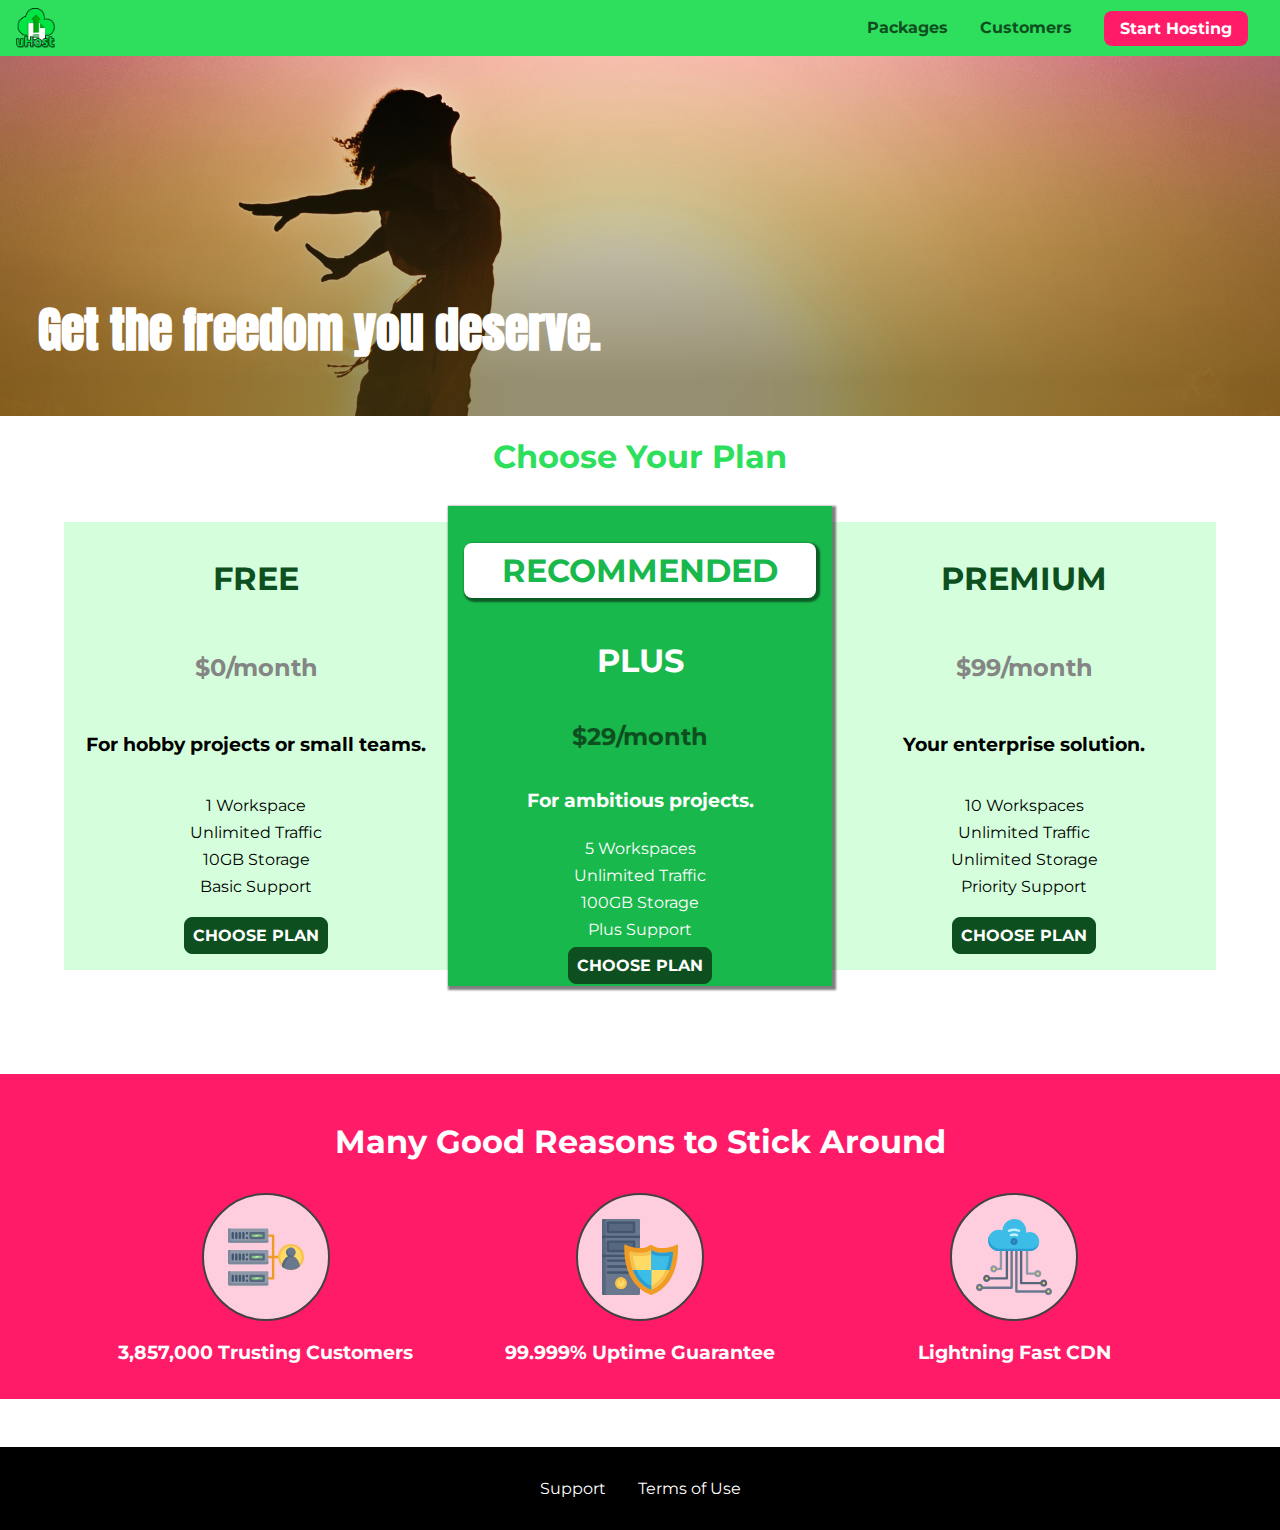
<file: index.html>
<!DOCTYPE html>
<html lang="en">
  <head>
    <meta charset="UTF-8" />
    <meta http-equiv="X-UA-Compatible" content="ie=edge" />
    <meta name="viewport" content="width=device-width, initial-scale=1.0" />
    <title>uHost</title>
    <link rel="shortcut icon" href="favicon.png" />
    <link
      href="https://fonts.googleapis.com/css?family=Anton"
      rel="stylesheet"
    />
    <link
      href="https://fonts.googleapis.com/css?family=Montserrat:400,700"
      rel="stylesheet"
    />
    <link rel="stylesheet" href="shared.css" />
    <link rel="stylesheet" href="main.css" />
  </head>

  <body>
    <div class="backdrop"></div>
    <div class="modal">
      <h1 class="modal__title">Do you want to continue?</h1>
      <div class="modal__actions">
        <a href="start-hosting/index.html" class="modal__action">Yes!</a>
        <button class="modal__action modal__action--negative" type="button">
          No!
        </button>
      </div>
    </div>
    <header class="main-header">
      <div>
        <button class="toggle-button">
          <span class="toggle-button__bar"></span>
          <span class="toggle-button__bar"></span>
          <span class="toggle-button__bar"></span>
        </button>
        <a href="index.html" class="main-header__brand">
          <img
            src="images/uhost-icon.png"
            alt="uHost - Your favorite hosting company"
          />
        </a>
      </div>
      <nav class="main-nav">
        <ul class="main-nav__items">
          <li class="main-nav__item">
            <a href="packages/index.html">Packages</a>
          </li>
          <li class="main-nav__item">
            <a href="customers/index.html">Customers</a>
          </li>
          <li class="main-nav__item main-nav__item--cta">
            <a href="start-hosting/index.html">Start Hosting</a>
          </li>
        </ul>
      </nav>
    </header>
    <nav class="mobile-nav">
      <ul class="mobile-nav__items">
        <li class="mobile-nav__item">
          <a href="packages/index.html">Packages</a>
        </li>
        <li class="mobile-nav__item">
          <a href="customers/index.html">Customers</a>
        </li>
        <li class="mobile-nav__item mobile-nav__item--cta">
          <a href="start-hosting/index.html">Start Hosting</a>
        </li>
      </ul>
    </nav>
    <main>
      <section id="product-overview">
        <h1>Get the freedom you deserve.</h1>
      </section>
      <section id="plans">
        <h1 class="section-title">Choose Your Plan</h1>
        <div class="plans__list">
          <article class="plan">
            <h1 class="plan__title">FREE</h1>
            <h2 class="plan__price">$0/month</h2>
            <h3>For hobby projects or small teams.</h3>
            <ul class="plan__features">
              <li class="plan__feature">1 Workspace</li>
              <li class="plan__feature">Unlimited Traffic</li>
              <li class="plan__feature">10GB Storage</li>
              <li class="plan__feature">Basic Support</li>
            </ul>
            <div>
              <button class="button">CHOOSE PLAN</button>
            </div>
          </article>
          <article class="plan plan--highlighted">
            <h1 class="plan__annotation">RECOMMENDED</h1>
            <h1 class="plan__title">PLUS</h1>
            <h2 class="plan__price">$29/month</h2>
            <h3>For ambitious projects.</h3>
            <ul class="plan__features">
              <li class="plan__feature">5 Workspaces</li>
              <li class="plan__feature">Unlimited Traffic</li>
              <li class="plan__feature">100GB Storage</li>
              <li class="plan__feature">Plus Support</li>
            </ul>
            <div>
              <button class="button">CHOOSE PLAN</button>
            </div>
          </article>
          <article class="plan">
            <h1 class="plan__title">PREMIUM</h1>
            <h2 class="plan__price">$99/month</h2>
            <h3>Your enterprise solution.</h3>
            <ul class="plan__features">
              <li class="plan__feature">10 Workspaces</li>
              <li class="plan__feature">Unlimited Traffic</li>
              <li class="plan__feature">Unlimited Storage</li>
              <li class="plan__feature">Priority Support</li>
            </ul>
            <div>
              <button class="button">CHOOSE PLAN</button>
            </div>
          </article>
        </div>
      </section>
      <section id="key-features">
        <h1 class="section-title">Many Good Reasons to Stick Around</h1>
        <ul class="key-feature__list">
          <li class="key-feature">
            <div class="key-feature__image">
              <svg viewBox="0 0 512 512">
                <path
                  style="fill: #f09b24;"
                  d="M344,248h-32V112c0-4.418-3.582-8-8-8h-40c-4.418,0-8,3.582-8,8s3.582,8,8,8h32v128h-32  c-4.418,0-8,3.582-8,8s3.582,8,8,8h32v128h-32c-4.418,0-8,3.582-8,8s3.582,8,8,8h40c4.418,0,8-3.582,8-8V264h32c4.418,0,8-3.582,8-8  S348.418,248,344,248z"
                />
                <path
                  style="fill: #8e9aa9;"
                  d="M264,64H8c-4.418,0-8,3.582-8,8v80c0,4.418,3.582,8,8,8h256c4.418,0,8-3.582,8-8V72  C272,67.582,268.418,64,264,64z"
                />
                <path
                  style="fill: #7c899b;"
                  d="M24,144c-4.418,0-8-3.582-8-8V64H8c-4.418,0-8,3.582-8,8v80c0,4.418,3.582,8,8,8h256  c4.418,0,8-3.582,8-8v-8H24z"
                />
                <rect
                  x="152"
                  y="96"
                  style="fill: #b8e3a8;"
                  width="88"
                  height="32"
                />
                <g>
                  <polygon
                    style="fill: #7ec97d;"
                    points="152,96 152,128 166,128 198,96  "
                  />
                  <polygon
                    style="fill: #7ec97d;"
                    points="220,96 188,128 240,128 240,96  "
                  />
                </g>
                <path
                  style="fill: #56677e;"
                  d="M240,136h-88c-4.418,0-8-3.582-8-8V96c0-4.418,3.582-8,8-8h88c4.418,0,8,3.582,8,8v32  C248,132.418,244.418,136,240,136z M160,120h72v-16h-72V120z"
                />
                <g>
                  <path
                    style="fill: #435670;"
                    d="M32,136c-4.418,0-8-3.582-8-8V96c0-4.418,3.582-8,8-8s8,3.582,8,8v32C40,132.418,36.418,136,32,136z   "
                  />
                  <path
                    style="fill: #435670;"
                    d="M56,136c-4.418,0-8-3.582-8-8V96c0-4.418,3.582-8,8-8s8,3.582,8,8v32C64,132.418,60.418,136,56,136z   "
                  />
                  <path
                    style="fill: #435670;"
                    d="M80,136c-4.418,0-8-3.582-8-8V96c0-4.418,3.582-8,8-8s8,3.582,8,8v32C88,132.418,84.418,136,80,136z   "
                  />
                  <path
                    style="fill: #435670;"
                    d="M104,136c-4.418,0-8-3.582-8-8V96c0-4.418,3.582-8,8-8s8,3.582,8,8v32   C112,132.418,108.418,136,104,136z"
                  />
                  <path
                    style="fill: #435670;"
                    d="M128,105c-4.418,0-8-3.582-8-8v-1c0-4.418,3.582-8,8-8s8,3.582,8,8v1   C136,101.418,132.418,105,128,105z"
                  />
                  <path
                    style="fill: #435670;"
                    d="M128,136c-4.418,0-8-3.582-8-8v-1c0-4.418,3.582-8,8-8s8,3.582,8,8v1   C136,132.418,132.418,136,128,136z"
                  />
                </g>
                <path
                  style="fill: #8e9aa9;"
                  d="M264,208H8c-4.418,0-8,3.582-8,8v80c0,4.418,3.582,8,8,8h256c4.418,0,8-3.582,8-8v-80  C272,211.582,268.418,208,264,208z"
                />
                <path
                  style="fill: #7c899b;"
                  d="M24,288c-4.418,0-8-3.582-8-8v-72H8c-4.418,0-8,3.582-8,8v80c0,4.418,3.582,8,8,8h256  c4.418,0,8-3.582,8-8v-8H24z"
                />
                <rect
                  x="152"
                  y="240"
                  style="fill: #b8e3a8;"
                  width="88"
                  height="32"
                />
                <g>
                  <polygon
                    style="fill: #7ec97d;"
                    points="152,240 152,272 166,272 198,240  "
                  />
                  <polygon
                    style="fill: #7ec97d;"
                    points="220,240 188,272 240,272 240,240  "
                  />
                </g>
                <path
                  style="fill: #56677e;"
                  d="M240,280h-88c-4.418,0-8-3.582-8-8v-32c0-4.418,3.582-8,8-8h88c4.418,0,8,3.582,8,8v32  C248,276.418,244.418,280,240,280z M160,264h72v-16h-72V264z"
                />
                <g>
                  <path
                    style="fill: #435670;"
                    d="M32,280c-4.418,0-8-3.582-8-8v-32c0-4.418,3.582-8,8-8s8,3.582,8,8v32C40,276.418,36.418,280,32,280   z"
                  />
                  <path
                    style="fill: #435670;"
                    d="M56,280c-4.418,0-8-3.582-8-8v-32c0-4.418,3.582-8,8-8s8,3.582,8,8v32C64,276.418,60.418,280,56,280   z"
                  />
                  <path
                    style="fill: #435670;"
                    d="M80,280c-4.418,0-8-3.582-8-8v-32c0-4.418,3.582-8,8-8s8,3.582,8,8v32C88,276.418,84.418,280,80,280   z"
                  />
                  <path
                    style="fill: #435670;"
                    d="M104,280c-4.418,0-8-3.582-8-8v-32c0-4.418,3.582-8,8-8s8,3.582,8,8v32   C112,276.418,108.418,280,104,280z"
                  />
                  <path
                    style="fill: #435670;"
                    d="M128,249c-4.418,0-8-3.582-8-8v-1c0-4.418,3.582-8,8-8s8,3.582,8,8v1   C136,245.418,132.418,249,128,249z"
                  />
                  <path
                    style="fill: #435670;"
                    d="M128,280c-4.418,0-8-3.582-8-8v-1c0-4.418,3.582-8,8-8s8,3.582,8,8v1   C136,276.418,132.418,280,128,280z"
                  />
                </g>
                <path
                  style="fill: #8e9aa9;"
                  d="M264,352H8c-4.418,0-8,3.582-8,8v80c0,4.418,3.582,8,8,8h256c4.418,0,8-3.582,8-8v-80  C272,355.582,268.418,352,264,352z"
                />
                <path
                  style="fill: #7c899b;"
                  d="M24,432c-4.418,0-8-3.582-8-8v-72H8c-4.418,0-8,3.582-8,8v80c0,4.418,3.582,8,8,8h256  c4.418,0,8-3.582,8-8v-8H24z"
                />
                <rect
                  x="152"
                  y="384"
                  style="fill: #b8e3a8;"
                  width="88"
                  height="32"
                />
                <g>
                  <polygon
                    style="fill: #7ec97d;"
                    points="152,384 152,416 166,416 198,384  "
                  />
                  <polygon
                    style="fill: #7ec97d;"
                    points="220,384 188,416 240,416 240,384  "
                  />
                </g>
                <path
                  style="fill: #56677e;"
                  d="M240,424h-88c-4.418,0-8-3.582-8-8v-32c0-4.418,3.582-8,8-8h88c4.418,0,8,3.582,8,8v32  C248,420.418,244.418,424,240,424z M160,408h72v-16h-72V408z"
                />
                <g>
                  <path
                    style="fill: #435670;"
                    d="M32,424c-4.418,0-8-3.582-8-8v-32c0-4.418,3.582-8,8-8s8,3.582,8,8v32C40,420.418,36.418,424,32,424   z"
                  />
                  <path
                    style="fill: #435670;"
                    d="M56,424c-4.418,0-8-3.582-8-8v-32c0-4.418,3.582-8,8-8s8,3.582,8,8v32C64,420.418,60.418,424,56,424   z"
                  />
                  <path
                    style="fill: #435670;"
                    d="M80,424c-4.418,0-8-3.582-8-8v-32c0-4.418,3.582-8,8-8s8,3.582,8,8v32C88,420.418,84.418,424,80,424   z"
                  />
                  <path
                    style="fill: #435670;"
                    d="M104,424c-4.418,0-8-3.582-8-8v-32c0-4.418,3.582-8,8-8s8,3.582,8,8v32   C112,420.418,108.418,424,104,424z"
                  />
                  <path
                    style="fill: #435670;"
                    d="M128,393c-4.418,0-8-3.582-8-8v-1c0-4.418,3.582-8,8-8s8,3.582,8,8v1   C136,389.418,132.418,393,128,393z"
                  />
                  <path
                    style="fill: #435670;"
                    d="M128,424c-4.418,0-8-3.582-8-8v-1c0-4.418,3.582-8,8-8s8,3.582,8,8v1   C136,420.418,132.418,424,128,424z"
                  />
                </g>
                <path
                  style="fill: #f7c14d;"
                  d="M424,168c-48.523,0-88,39.477-88,88s39.477,88,88,88s88-39.477,88-88S472.523,168,424,168z"
                />
                <path
                  style="fill: #ffdb66;"
                  d="M424,184c-39.701,0-72,32.299-72,72s32.299,72,72,72s72-32.299,72-72S463.701,184,424,184z"
                />
                <path
                  style="fill: #69788d;"
                  d="M484.893,314.16C476.393,274.588,451.922,248,424,248s-52.393,26.588-60.893,66.16  c-0.605,2.82,0.354,5.749,2.511,7.664C381.731,336.124,402.465,344,424,344s42.269-7.876,58.381-22.176  C484.539,319.909,485.498,316.98,484.893,314.16z"
                />
                <path
                  style="fill: #56677e;"
                  d="M434.053,249.171C430.768,248.403,427.411,248,424,248c-27.922,0-52.393,26.588-60.893,66.16  c-0.605,2.82,0.354,5.749,2.511,7.664c3.383,3.002,6.979,5.703,10.734,8.125C384.904,286.243,407.373,255.378,434.053,249.171z"
                />
                <path
                  style="fill: #69788d;"
                  d="M424,192c-17.645,0-32,14.355-32,32s14.355,32,32,32s32-14.355,32-32S441.645,192,424,192z"
                />
                <path
                  style="fill: #56677e;"
                  d="M432,248c-17.645,0-32-14.355-32-32c0-6.783,2.128-13.076,5.742-18.258  C397.444,203.53,392,213.138,392,224c0,17.645,14.355,32,32,32c10.862,0,20.471-5.444,26.258-13.742  C445.076,245.872,438.783,248,432,248z"
                />
              </svg>
            </div>
            <p class="key-feature__description">3,857,000 Trusting Customers</p>
          </li>
          <li class="key-feature">
            <div class="key-feature__image">
              <svg viewBox="0 0 512 512">
                <path
                  style="fill: #69788d;"
                  d="M248,0H8C3.582,0,0,3.582,0,8v496c0,4.418,3.582,8,8,8h240c4.418,0,8-3.582,8-8V8  C256,3.582,252.418,0,248,0z"
                />
                <path
                  style="fill: #56677e;"
                  d="M24,504V8c0-4.418,3.582-8,8-8H8C3.582,0,0,3.582,0,8v496c0,4.418,3.582,8,8,8h24  C27.582,512,24,508.418,24,504z"
                />
                <g>
                  <rect
                    x="0"
                    y="112"
                    style="fill: #435670;"
                    width="256"
                    height="16"
                  />
                  <rect
                    x="0"
                    y="240"
                    style="fill: #435670;"
                    width="256"
                    height="16"
                  />
                </g>
                <path
                  style="fill: #f7c14d;"
                  d="M128,392c-22.056,0-40,17.944-40,40s17.944,40,40,40s40-17.944,40-40S150.056,392,128,392z"
                />
                <path
                  style="fill: #ffdb66;"
                  d="M128,408c-13.233,0-24,10.767-24,24s10.767,24,24,24s24-10.767,24-24S141.233,408,128,408z"
                />
                <path
                  style="fill: #f7c14d;"
                  d="M128,392c-2.739,0-5.414,0.278-8,0.805V424c0,4.418,3.582,8,8,8c4.418,0,8-3.582,8-8v-31.195  C133.414,392.278,130.739,392,128,392z"
                />
                <g>
                  <path
                    style="fill: #435670;"
                    d="M216,288H40c-4.418,0-8-3.582-8-8s3.582-8,8-8h176c4.418,0,8,3.582,8,8S220.418,288,216,288z"
                  />
                  <path
                    style="fill: #435670;"
                    d="M216,328H40c-4.418,0-8-3.582-8-8s3.582-8,8-8h176c4.418,0,8,3.582,8,8S220.418,328,216,328z"
                  />
                  <path
                    style="fill: #435670;"
                    d="M216,368H40c-4.418,0-8-3.582-8-8s3.582-8,8-8h176c4.418,0,8,3.582,8,8S220.418,368,216,368z"
                  />
                  <path
                    style="fill: #435670;"
                    d="M216,16H40c-4.418,0-8,3.582-8,8v64c0,4.418,3.582,8,8,8h176c4.418,0,8-3.582,8-8V24   C224,19.582,220.418,16,216,16z"
                  />
                </g>
                <rect
                  x="48"
                  y="32"
                  style="fill: #56677e;"
                  width="160"
                  height="48"
                />
                <path
                  style="fill: #435670;"
                  d="M216,144H40c-4.418,0-8,3.582-8,8v64c0,4.418,3.582,8,8,8h176c4.418,0,8-3.582,8-8v-64  C224,147.582,220.418,144,216,144z"
                />
                <rect
                  x="48"
                  y="160"
                  style="fill: #56677e;"
                  width="160"
                  height="48"
                />
                <path
                  style="fill: #f09b24;"
                  d="M511.747,180.237c-0.194-6.537-8.107-10.107-13.135-5.894c-5.6,4.693-42.904,21.282-98.514,21.282  c-33.45,0-64.625-20.999-64.929-21.206c-2.9-1.991-6.764-1.85-9.512,0.346c-2.677,2.135-27.201,20.86-63.793,20.86  c-55.607,0-92.914-16.589-98.515-21.282c-5.028-4.211-12.941-0.645-13.135,5.894c-1.634,54.834,4.655,105.941,18.693,151.903  c12.096,39.604,29.759,74.047,52.497,102.373c27.538,34.304,62.743,59.882,104.66,76.045c3.069,1.918,6.757,1.921,9.83,0  c41.917-16.163,77.122-41.741,104.66-76.045c22.738-28.326,40.401-62.77,52.497-102.373  C507.092,286.179,513.381,235.071,511.747,180.237z"
                />
                <path
                  style="fill: #f7c14d;"
                  d="M476.21,221.226c-1.953-1.631-4.568-2.235-7.036-1.628c-21.686,5.327-44.926,8.028-69.075,8.028  c-25.926,0-49.633-8.975-64.955-16.504c-2.307-1.134-5.016-1.091-7.284,0.116c-14.059,7.477-36.919,16.388-65.994,16.388  c-24.153,0-47.394-2.701-69.075-8.028c-5.155-1.268-10.221,2.966-9.894,8.261c2.077,33.693,7.668,65.635,16.616,94.935  c22.774,74.565,66.139,126.334,128.888,153.868c2.032,0.891,4.397,0.891,6.43,0c61.777-27.107,104.716-78.876,127.62-153.868  c8.948-29.3,14.539-61.241,16.616-94.935C479.224,225.319,478.163,222.856,476.21,221.226z"
                />
                <path
                  style="fill: #ffdb66;"
                  d="M331.609,451.727c-52.604-25.289-89.304-70.987-109.144-135.944  c-6.532-21.39-11.162-44.336-13.82-68.447c17.133,2.852,34.952,4.291,53.22,4.291c29.394,0,53.376-7.793,69.978-15.561  c17.44,7.736,41.656,15.561,68.256,15.561c18.267,0,36.085-1.439,53.219-4.291c-2.659,24.112-7.288,47.06-13.82,68.448  C419.545,381.108,383.27,426.805,331.609,451.727z"
                />
                <g>
                  <path
                    style="fill: #2c9dd4;"
                    d="M479.066,227.858c0.157-2.539-0.903-5.002-2.856-6.633s-4.568-2.235-7.036-1.628   c-21.686,5.327-44.926,8.028-69.075,8.028c-25.926,0-49.633-8.975-64.955-16.504c-1.057-0.52-2.2-0.78-3.345-0.806l-0.072,133.351   h123.601c2.556-6.746,4.933-13.702,7.123-20.874C471.398,293.493,476.989,261.552,479.066,227.858z"
                  />
                  <path
                    style="fill: #2c9dd4;"
                    d="M206.658,343.667c24.153,63.42,65.028,108.108,121.743,132.995c1.031,0.452,2.147,0.673,3.263,0.666   l0.063-133.661H206.658z"
                  />
                </g>
                <g>
                  <path
                    style="fill: #3cbde8;"
                    d="M439.497,315.783c6.532-21.389,11.161-44.336,13.82-68.448c-17.134,2.852-34.952,4.291-53.219,4.291   c-26.6,0-50.815-7.824-68.256-15.561l-0.116,107.601h97.758C433.179,334.807,436.524,325.518,439.497,315.783z"
                  />
                  <path
                    style="fill: #3cbde8;"
                    d="M232.523,343.667c21.144,50.298,54.363,86.56,99.087,108.06l0.117-108.06H232.523z"
                  />
                </g>
              </svg>
            </div>
            <p class="key-feature__description">99.999% Uptime Guarantee</p>
          </li>
          <li class="key-feature">
            <div class="key-feature__image">
              <svg viewBox="0 0 512 512">
                <path
                  style="fill: #8e9aa9;"
                  d="M168,200c-4.418,0-8,3.582-8,8v120h-17.376c-3.302-9.311-12.194-16-22.624-16  c-13.234,0-24,10.767-24,24s10.766,24,24,24c10.429,0,19.321-6.689,22.624-16H168c4.418,0,8-3.582,8-8V208  C176,203.582,172.418,200,168,200z"
                />
                <path
                  style="fill: #ffdb66;"
                  d="M120,328c-4.411,0-8,3.589-8,8s3.589,8,8,8s8-3.589,8-8S124.411,328,120,328z"
                />
                <path
                  style="fill: #56677e;"
                  d="M208,200c-4.418,0-8,3.582-8,8v184H94.624C91.322,382.689,82.43,376,72,376  c-13.234,0-24,10.767-24,24s10.766,24,24,24c10.429,0,19.321-6.689,22.624-16H208c4.418,0,8-3.582,8-8V208  C216,203.582,212.418,200,208,200z"
                />
                <path
                  style="fill: #ffdb66;"
                  d="M72,392c-4.411,0-8,3.589-8,8s3.589,8,8,8s8-3.589,8-8S76.411,392,72,392z"
                />
                <path
                  style="fill: #69788d;"
                  d="M240,208c-4.418,0-8,3.582-8,8v239H47.24c-2.671-10.34-12.078-18-23.24-18c-13.234,0-24,10.767-24,24  s10.766,24,24,24c9.666,0,18.009-5.747,21.809-14H240c4.418,0,8-3.582,8-8V216C248,211.582,244.418,208,240,208z"
                />
                <path
                  style="fill: #ffdb66;"
                  d="M24,453c-4.411,0-8,3.589-8,8s3.589,8,8,8s8-3.589,8-8S28.411,453,24,453z"
                />
                <path
                  style="fill: #69788d;"
                  d="M488,464c-10.429,0-19.321,6.689-22.624,16H280V208c0-4.418-3.582-8-8-8s-8,3.582-8,8v280  c0,4.418,3.582,8,8,8h193.376c3.302,9.311,12.194,16,22.624,16c13.234,0,24-10.767,24-24S501.234,464,488,464z"
                />
                <path
                  style="fill: #ffdb66;"
                  d="M488,480c-4.411,0-8,3.589-8,8s3.589,8,8,8s8-3.589,8-8S492.411,480,488,480z"
                />
                <path
                  style="fill: #56677e;"
                  d="M456,408c-10.429,0-19.321,6.689-22.624,16H312V208c0-4.418-3.582-8-8-8s-8,3.582-8,8v224  c0,4.418,3.582,8,8,8h129.376c3.302,9.311,12.194,16,22.624,16c13.234,0,24-10.767,24-24S469.234,408,456,408z"
                />
                <path
                  style="fill: #ffdb66;"
                  d="M456,424c-4.411,0-8,3.589-8,8s3.589,8,8,8s8-3.589,8-8S460.411,424,456,424z"
                />
                <path
                  style="fill: #8e9aa9;"
                  d="M416,344c-10.429,0-19.321,6.689-22.624,16H352V208c0-4.418-3.582-8-8-8s-8,3.582-8,8v160  c0,4.418,3.582,8,8,8h49.376c3.302,9.311,12.194,16,22.624,16c13.234,0,24-10.767,24-24S429.234,344,416,344z"
                />
                <path
                  style="fill: #ffdb66;"
                  d="M416,360c-4.411,0-8,3.589-8,8s3.589,8,8,8s8-3.589,8-8S420.411,360,416,360z"
                />
                <path
                  style="fill: #3cbde8;"
                  d="M362,88c-8.741,0-17.231,1.751-25.06,5.085C337.646,88.797,338,84.43,338,80  c0-44.112-35.888-80-80-80c-42.823,0-77.895,33.816-79.909,76.149C170.393,73.415,162.244,72,154,72c-39.701,0-72,32.299-72,72  s32.299,72,72,72h208c35.29,0,64-28.71,64-64S397.29,88,362,88z"
                />
                <path
                  style="fill: #2c9dd4;"
                  d="M368,200H160c-39.701,0-72-32.299-72-72c0-5.863,0.721-11.559,2.05-17.019  C84.918,120.88,82,132.102,82,144c0,39.701,32.299,72,72,72h208c30.389,0,55.88-21.296,62.379-49.743  C413.565,186.327,392.352,200,368,200z"
                />
                <path
                  style="fill: #2a7db5;"
                  d="M256,128c-13.234,0-24,10.767-24,24s10.766,24,24,24c13.233,0,24-10.767,24-24S269.233,128,256,128z"
                />
                <path
                  style="fill: #2c9dd4;"
                  d="M256,144c-4.411,0-8,3.589-8,8s3.589,8,8,8c4.411,0,8-3.589,8-8S260.411,144,256,144z"
                />
                <g>
                  <path
                    style="fill: #c5f1fa;"
                    d="M221.755,87.695c-2.994,0-5.864-1.688-7.233-4.572c-1.894-3.991-0.194-8.763,3.798-10.657   C230.157,66.849,242.834,64,256,64c13.166,0,25.844,2.849,37.68,8.466c3.992,1.895,5.692,6.666,3.798,10.657   s-6.666,5.692-10.657,3.798C277.144,82.328,266.774,80,256,80c-10.774,0-21.144,2.328-30.821,6.921   C224.072,87.446,222.904,87.695,221.755,87.695z"
                  />
                  <path
                    style="fill: #c5f1fa;"
                    d="M276.545,116.618c-1.148,0-2.316-0.249-3.424-0.774C267.745,113.293,261.985,112,256,112   c-5.985,0-11.745,1.293-17.121,3.844c-3.991,1.895-8.763,0.192-10.657-3.798c-1.894-3.992-0.193-8.764,3.798-10.657   C239.557,97.813,247.625,96,256,96c8.376,0,16.444,1.813,23.98,5.389c3.991,1.894,5.692,6.665,3.798,10.657   C282.41,114.93,279.539,116.618,276.545,116.618z"
                  />
                </g>
              </svg>
            </div>
            <p class="key-feature__description">Lightning Fast CDN</p>
          </li>
        </ul>
      </section>
    </main>
    <footer class="main-footer">
      <nav>
        <ul class="main-footer__links">
          <li class="main-footer__link">
            <a href="#">Support</a>
          </li>
          <li class="main-footer__link">
            <a href="#">Terms of Use</a>
          </li>
        </ul>
      </nav>
    </footer>
    <script src="shared.js"></script>
  </body>
</html>
</file>
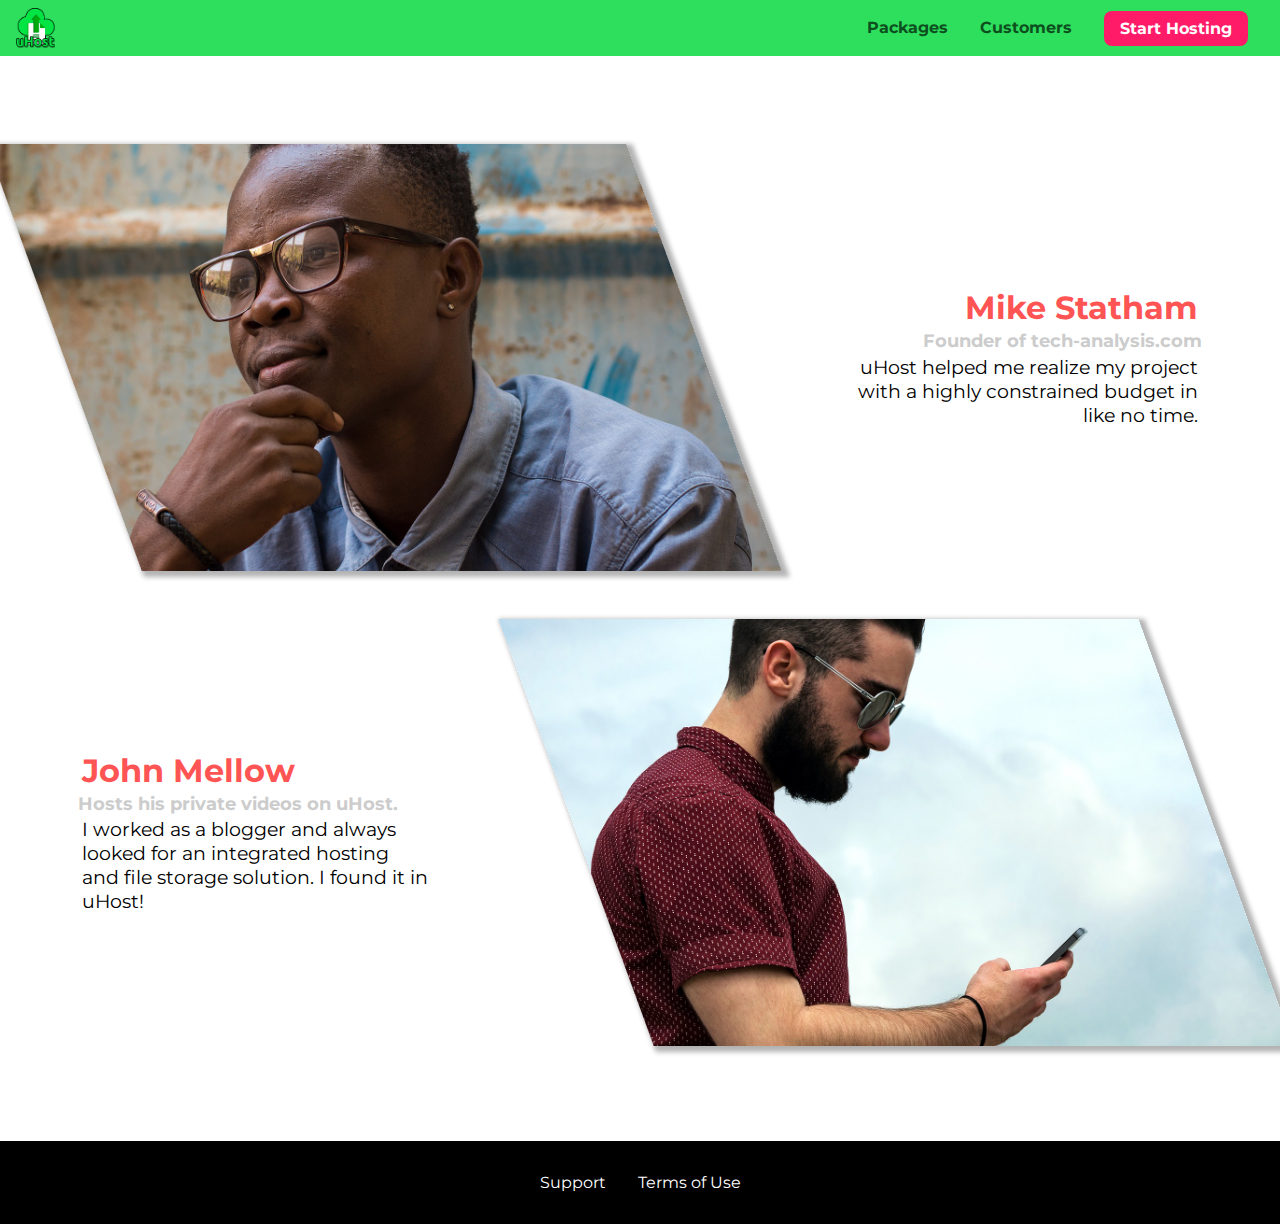
<file: customers/index.html>
<!DOCTYPE html>
<html lang="en">
  <head>
    <meta charset="UTF-8" />
    <meta http-equiv="X-UA-Compatible" content="ie=edge" />
    <meta name="viewport" content="width=device-width, initial-scale=1.0" />

    <title>uHost Customers</title>
    <link rel="shortcut icon" href="../favicon.png" />
    <link
      href="https://fonts.googleapis.com/css?family=Anton|Montserrat:400,700"
      rel="stylesheet"
    />
    <link rel="stylesheet" href="../shared.css" />
    <link rel="stylesheet" href="customers.css" />
  </head>

  <body>
    <div class="backdrop"></div>
    <header class="main-header">
      <div>
        <button class="toggle-button">
          <span class="toggle-button__bar"></span>
          <span class="toggle-button__bar"></span>
          <span class="toggle-button__bar"></span>
        </button>
        <a href="../index.html" class="main-header__brand">
          <img
            src="../images/uhost-icon.png"
            alt="uHost - Your favorite hosting company"
          />
        </a>
      </div>
      <nav class="main-nav">
        <ul class="main-nav__items">
          <li class="main-nav__item">
            <a href="../packages/index.html">Packages</a>
          </li>
          <li class="main-nav__item">
            <a href="index.html">Customers</a>
          </li>
          <li class="main-nav__item main-nav__item--cta">
            <a href="../start-hosting/index.html">Start Hosting</a>
          </li>
        </ul>
      </nav>
    </header>
    <nav class="mobile-nav">
      <ul class="mobile-nav__items">
        <li class="mobile-nav__item">
          <a href="../packages/index.html">Packages</a>
        </li>
        <li class="mobile-nav__item">
          <a href="index.html">Customers</a>
        </li>
        <li class="mobile-nav__item mobile-nav__item--cta">
          <a href="../start-hosting/index.html">Start Hosting</a>
        </li>
      </ul>
    </nav>
    <main>
      <div>
        <div class="testimonial" id="customer-1">
          <div class="testimonial__image-container">
            <img
              src="../images/customer-1.jpg"
              alt="Mike Statham - Customer"
              class="testimonial__image"
            />
          </div>
          <div class="testimonial__info">
            <h1 class="testimonial__name">Mike Statham</h1>
            <h2 class="testimonial__subtitle">
              Founder of
              <a href="tech-analysis.com">tech-analysis.com</a>
            </h2>
            <p class="testimonial__text">
              uHost helped me realize my project with a highly constrained
              budget in like no time.
            </p>
          </div>
        </div>
        <div class="testimonial" id="customer-2">
          <div class="testimonial__info">
            <h1 class="testimonial__name">John Mellow</h1>
            <h2 class="testimonial__subtitle">
              Hosts his private videos on uHost.
            </h2>
            <p class="testimonial__text">
              I worked as a blogger and always looked for an integrated hosting
              and file storage solution. I found it in uHost!
            </p>
          </div>
          <div class="testimonial__image-container">
            <img
              src="../images/customer-2.jpg"
              alt="John Mellow - Customer"
              class="testimonial__image"
            />
          </div>
        </div>
      </div>
    </main>
    <footer class="main-footer">
      <nav>
        <ul class="main-footer__links">
          <li class="main-footer__link">
            <a href="#">Support</a>
          </li>
          <li class="main-footer__link">
            <a href="#">Terms of Use</a>
          </li>
        </ul>
      </nav>
    </footer>
    <script src="../shared.js"></script>
  </body>
</html>
</file>
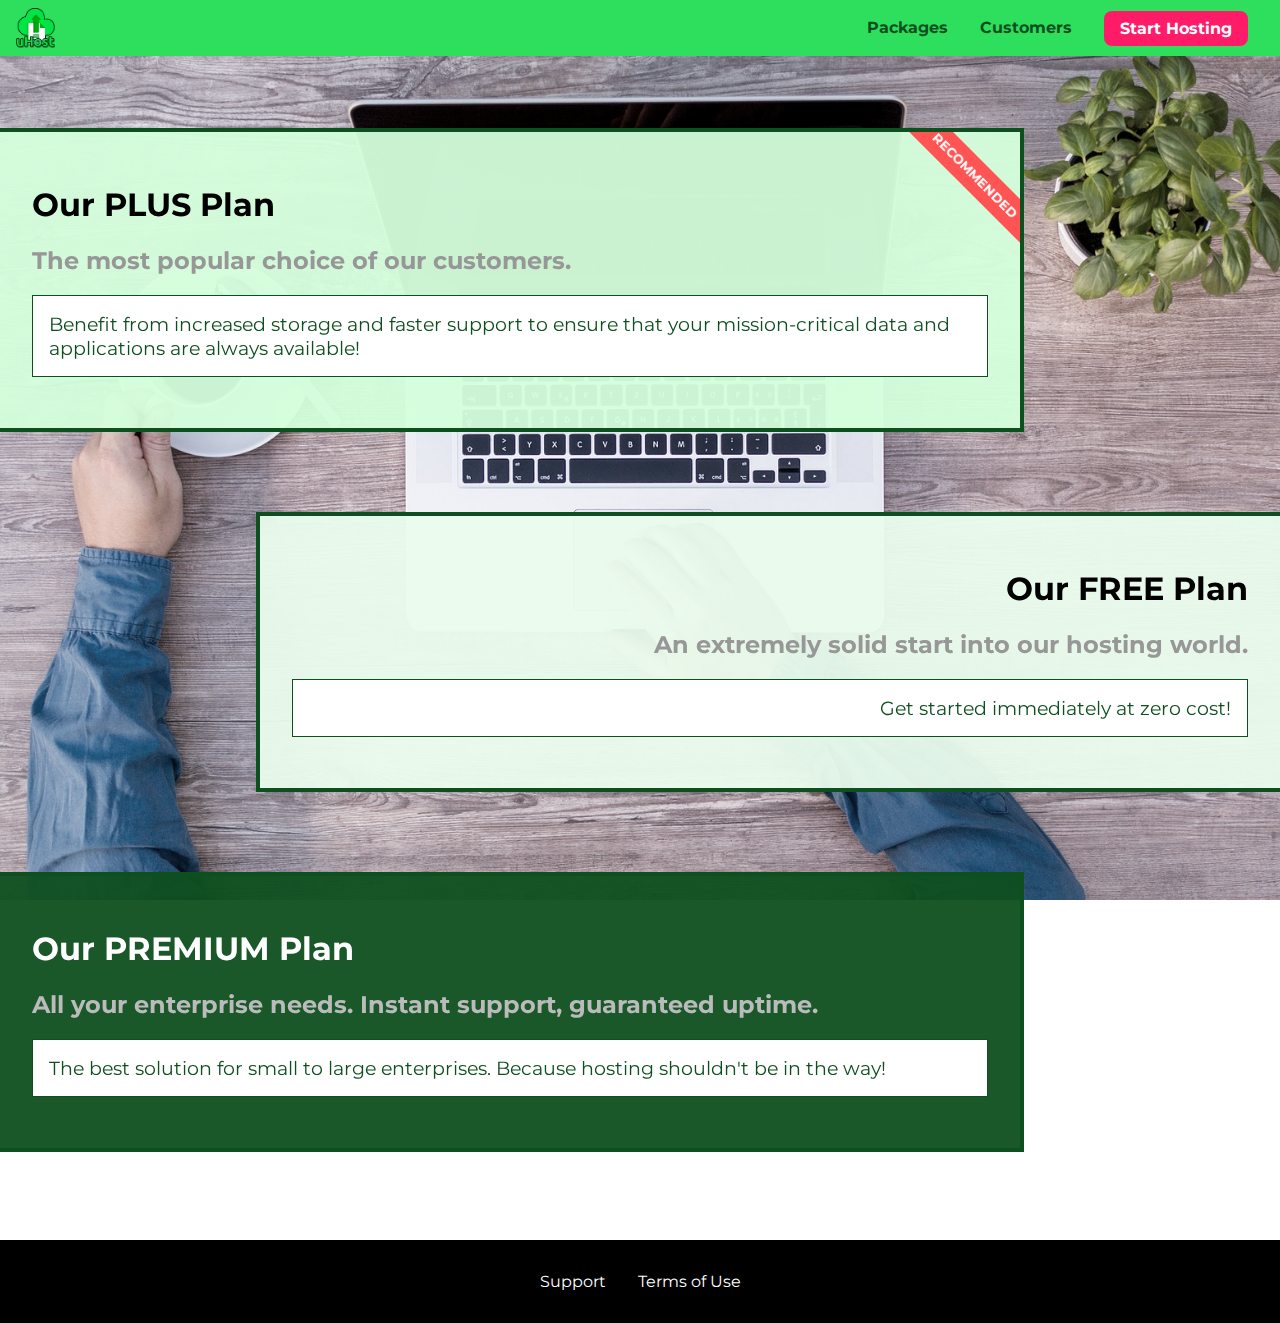
<file: packages/index.html>
<!DOCTYPE html>
<html lang="en">
  <head>
    <meta charset="UTF-8" />
    <meta http-equiv="X-UA-Compatible" content="ie=edge" />
    <meta name="viewport" content="width=device-width, initial-scale=1.0" />
    <title>uHost</title>
    <link rel="shortcut icon" href="../favicon.png" />
    <link
      href="https://fonts.googleapis.com/css?family=Montserrat:400,700"
      rel="stylesheet"
    />
    <link rel="stylesheet" href="../shared.css" />
    <link rel="stylesheet" href="packages.css" />
  </head>

  <body>
    <div class="backdrop"></div>
    <div class="background"></div>
    <header class="main-header">
      <div>
        <button class="toggle-button">
          <span class="toggle-button__bar"></span>
          <span class="toggle-button__bar"></span>
          <span class="toggle-button__bar"></span>
        </button>
        <a href="../index.html" class="main-header__brand">
          <img
            src="../images/uhost-icon.png"
            alt="uHost - Your favorite hosting company"
          />
        </a>
      </div>
      <nav class="main-nav">
        <ul class="main-nav__items">
          <li class="main-nav__item">
            <a href="index.html">Packages</a>
          </li>
          <li class="main-nav__item">
            <a href="../customers/index.html">Customers</a>
          </li>
          <li class="main-nav__item main-nav__item--cta">
            <a href="../start-hosting/index.html">Start Hosting</a>
          </li>
        </ul>
      </nav>
    </header>
    <nav class="mobile-nav">
      <ul class="mobile-nav__items">
        <li class="mobile-nav__item">
          <a href="index.html">Packages</a>
        </li>
        <li class="mobile-nav__item">
          <a href="../customers/index.html">Customers</a>
        </li>
        <li class="mobile-nav__item mobile-nav__item--cta">
          <a href="../start-hosting/index.html">Start Hosting</a>
        </li>
      </ul>
    </nav>
    <main>
      <section class="package" id="plus">
        <a href="#">
          <h1 class="package__title">Our PLUS Plan</h1>
          <h2 class="package__badge">RECOMMENDED</h2>
          <h2 class="package__subtitle">
            The most popular choice of our customers.
          </h2>
          <p class="package__info">
            Benefit from increased storage and faster support to ensure that
            your mission-critical data and applications are always available!
          </p>
        </a>
      </section>
      <section class="package" id="free">
        <a href="#">
          <h1 class="package__title">Our FREE Plan</h1>
          <h2 class="package__subtitle">
            An extremely solid start into our hosting world.
          </h2>
          <p class="package__info">Get started immediately at zero cost!</p>
        </a>
      </section>
      <div class="clearfix"></div>
      <section class="package" id="premium">
        <a href="#">
          <h1 class="package__title">Our PREMIUM Plan</h1>
          <h2 class="package__subtitle">
            All your enterprise needs. Instant support, guaranteed uptime.
          </h2>
          <p class="package__info">
            The best solution for small to large enterprises. Because hosting
            shouldn't be in the way!
          </p>
        </a>
      </section>
    </main>
    <footer class="main-footer">
      <nav>
        <ul class="main-footer__links">
          <li class="main-footer__link">
            <a href="#">Support</a>
          </li>
          <li class="main-footer__link">
            <a href="#">Terms of Use</a>
          </li>
        </ul>
      </nav>
    </footer>
    <script src="../shared.js"></script>
  </body>
</html>
</file>
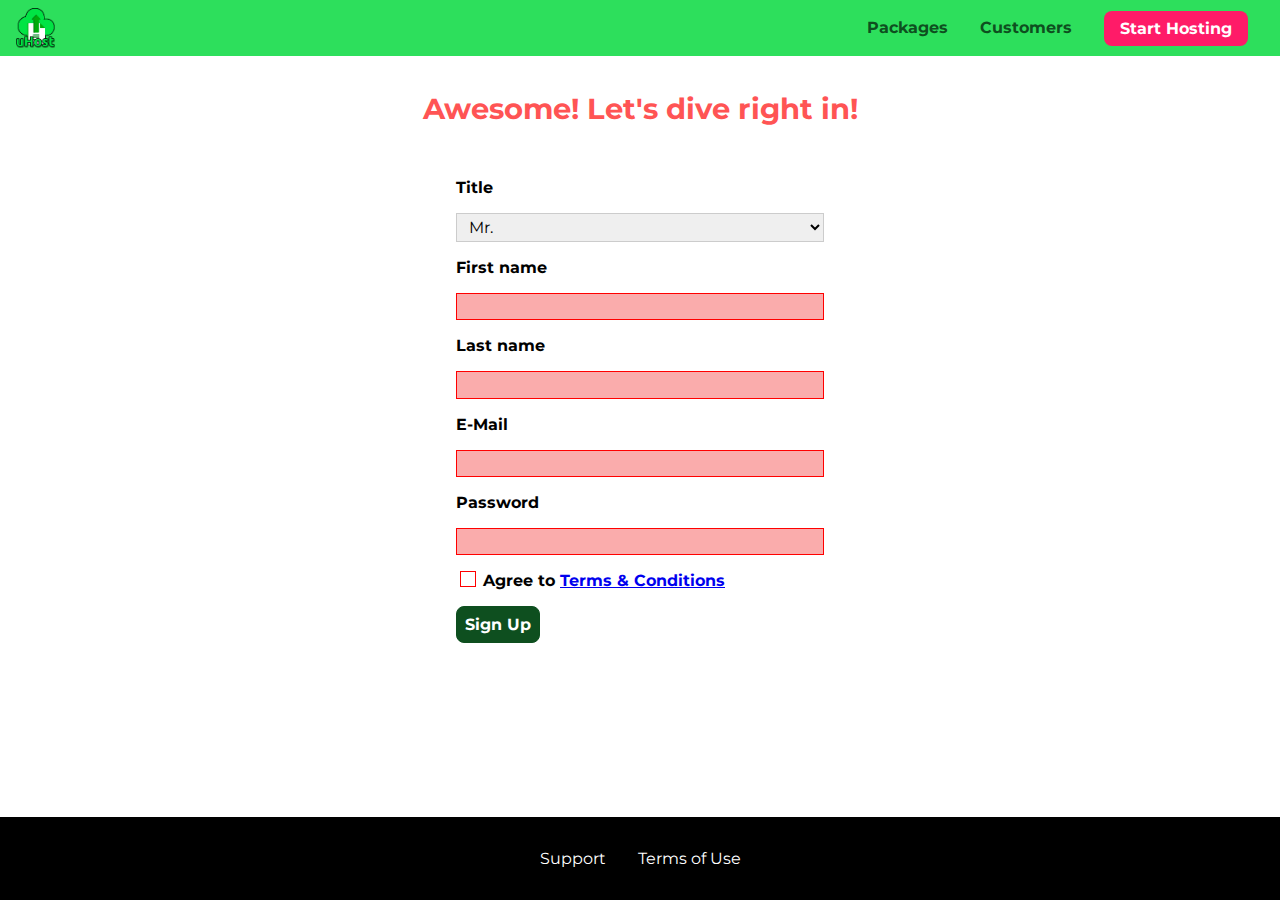
<file: start-hosting/index.html>
<!DOCTYPE html>
<html lang="en">
  <head>
    <meta charset="UTF-8" />
    <meta name="viewport" content="width=device-width, initial-scale=1.0" />
    <meta http-equiv="X-UA-Compatible" content="ie=edge" />
    <title>uHost Signup</title>
    <link rel="shortcut icon" href="../favicon.png" />
    <link
      href="https://fonts.googleapis.com/css?family=Anton|Montserrat:400,700"
      rel="stylesheet"
    />
    <link rel="stylesheet" href="../shared.css" />
    <link rel="stylesheet" href="start-hosting.css" />
  </head>

  <body>
    <div class="backdrop"></div>
    <header class="main-header">
      <div>
        <button class="toggle-button">
          <span class="toggle-button__bar"></span>
          <span class="toggle-button__bar"></span>
          <span class="toggle-button__bar"></span>
        </button>
        <a href="../index.html" class="main-header__brand">
          <img
            src="../images/uhost-icon.png"
            alt="uHost - Your favorite hosting company"
          />
        </a>
      </div>
      <nav class="main-nav">
        <ul class="main-nav__items">
          <li class="main-nav__item">
            <a href="../packages/index.html">Packages</a>
          </li>
          <li class="main-nav__item">
            <a href="../customers/index.html">Customers</a>
          </li>
          <li class="main-nav__item main-nav__item--cta">
            <a href="index.html">Start Hosting</a>
          </li>
        </ul>
      </nav>
    </header>
    <nav class="mobile-nav">
      <ul class="mobile-nav__items">
        <li class="mobile-nav__item">
          <a href="../packages/index.html">Packages</a>
        </li>
        <li class="mobile-nav__item">
          <a href="../customers/index.html">Customers</a>
        </li>
        <li class="mobile-nav__item mobile-nav__item--cta">
          <a href="index.html">Start Hosting</a>
        </li>
      </ul>
    </nav>
    <main class="signup-page">
      <h1 class="signup-title">Awesome! Let's dive right in!</h1>
      <form action="index.html" class="signup-form">
        <label for="title">Title</label>
        <select id="title">
          <option value="mr">Mr.</option>
          <option value="ms">Ms.</option>
        </select>
        <label for="first-name">First name</label>
        <input type="text" id="first-name" required />
        <label for="last-name">Last name</label>
        <input type="text" id="last-name" required />
        <label for="email">E-Mail</label>
        <input type="email" id="email" required />
        <label for="password">Password</label>
        <input type="password" id="password" required />
        <input type="checkbox" id="agree-terms" required />
        <label for="agree-terms"
          >Agree to
          <a href="#">Terms &amp; Conditions</a>
        </label>
        <button type="submit" class="button">Sign Up</button>
      </form>
    </main>
    <footer class="main-footer">
      <nav>
        <ul class="main-footer__links">
          <li class="main-footer__link">
            <a href="#">Support</a>
          </li>
          <li class="main-footer__link">
            <a href="#">Terms of Use</a>
          </li>
        </ul>
      </nav>
    </footer>
    <script src="../shared.js"></script>
  </body>
</html>
</file>
<file: shared.css>
* {
  box-sizing: border-box;
}

html {
  height: 100%;
}

body {
  font-family: "Montserrat", sans-serif;
  margin: 0;
  display: grid;
  grid-template-rows: 3.5rem auto fit-content(8rem);
  grid-template-areas:
    "header"
    "main"
    "footer";
  height: 100%;
}

main {
  grid-area: main;
}

.backdrop {
  display: none;
  position: fixed;
  opacity: 0;
  top: 0;
  left: 0;
  z-index: 100;
  width: 100vw;
  height: 100vh;
  background: rgba(0, 0, 0, 0.5);
  transition: opacity 0.2s linear;
}

.main-header {
  width: 100%;
  position: fixed;
  top: 0;
  left: 0;
  background: #2ddf5c;
  padding: 0.5rem 1rem;
  z-index: 60;
  display: flex;
  align-items: center;
  justify-content: space-between;
  grid-area: header;
}

.toggle-button {
  width: 3rem;
  background: transparent;
  border: none;
  cursor: pointer;
  padding-top: 0;
  padding-bottom: 0;
  vertical-align: middle;
}

.toggle-button:focus {
  outline: none;
}

.toggle-button__bar {
  width: 100%;
  height: 0.2rem;
  background: black;
  display: block;
  margin: 0.6rem 0;
}

.main-header__brand {
  color: #0e4f1f;
  text-decoration: none;
  font-weight: bold;
}

.main-header__brand img {
  vertical-align: middle;
  height: 2.5rem;
}

.main-nav {
  display: none;
}

.main-nav__items {
  margin: 0;
  padding: 0;
  list-style: none;
  display: flex;
}

.main-nav__item {
  margin: 0 1rem;
}

.main-nav__item a,
.mobile-nav__item a {
  text-decoration: none;
  color: #0e4f1f;
  font-weight: bold;
  padding: 0.2rem 0;
}

.main-nav__item a:hover,
.main-nav__item a:active {
  color: white;
  border-bottom: 5px solid white;
}

.main-nav__item--cta {
  animation: wiggle 400ms 3s 8 ease-out none;
}

.main-nav__item--cta a,
.mobile-nav__item--cta a {
  color: white;
  background: #ff1b68;
  padding: 0.5rem 1rem;
  border-radius: 8px;
}

.main-nav__item--cta a:hover,
.main-nav__item--cta a:active,
.mobile-nav__item--cta a:hover,
.mobile-nav__item--cta a:active {
  color: #ff1b68;
  background: white;
  border: none;
}

@media (min-width: 40rem) {
  .toggle-button {
    display: none;
  }

  .main-nav {
    display: flex;
  }
}

.main-footer {
  background: black;
  padding: 2rem;
  margin-top: 3rem;
  /* grid-row: 3 / 4; */
  grid-area: footer;
}

.main-footer__links {
  list-style: none;
  margin: 0;
  padding: 0;
  display: flex;
  flex-direction: column;
  align-items: center;
}

.main-footer__link {
  margin: 0.5rem 0;
}

.main-footer__link a {
  color: white;
  text-decoration: none;
}

.main-footer__link a:hover,
.main-footer__link a:active {
  color: #ccc;
}

.mobile-nav {
  transform: translate(-100%);
  position: fixed;
  z-index: 101;
  top: 0;
  left: 0;
  background: white;
  width: 80%;
  height: 100vh;
  transition: transform 300ms ease-out;
}

.mobile-nav__items {
  width: 90%;
  height: 100%;
  list-style: none;
  margin: 0% auto;
  padding: 0;
  display: flex;
  flex-direction: column;
  justify-content: center;
  align-items: center;
}

.mobile-nav__item {
  margin: 1rem 0;
}

.mobile-nav__item a {
  font-size: 1.5rem;
}

.button {
  background: #0e4f1f;
  color: white;
  font: inherit;
  border: 1.5px solid #0e4f1f;
  padding: 0.5rem;
  border-radius: 8px;
  font-weight: bold;
  cursor: pointer;
}

.button:hover,
.button:active {
  background: white;
  color: #0e4f1f;
}

.button:focus {
  outline: none;
}

.button[disabled] {
  cursor: not-allowed;
  border: #a1a1a1;
  background: #ccc;
  color: #a1a1a1;
}

.open {
  display: block !important;
  opacity: 1 !important;
  transform: translateY(0) !important;
}

@media (min-width: 40rem) {
  .main-footer__link {
    margin: 0 1rem;
  }

  .main-footer__links {
    flex-direction: row;
    justify-content: center;
  }
}

@keyframes wiggle {
  0% {
    transform: rotateZ(0);
  }
  50% {
    transform: rotateZ(-10deg);
  }
  100% {
    transform: rotateZ(10deg);
  }
}
</file>
<file: main.css>
#product-overview {
  background: linear-gradient(to top, rgba(80, 68, 18, 0.6) 10%, transparent),
    url("images/freedom.jpg") center / cover no-repeat border-box, #ff1b68;
  width: 100vw;
  height: 33vh;
  position: relative;
}

#product-overview h1 {
  color: white;
  font-family: "Anton", sans-serif;
  position: absolute;
  bottom: 5%;
  left: 3%;
  font-size: 1.6rem;
}

@media (min-width: 40rem) and (min-height: 40rem) {
  #product-overview {
    height: 40vh;
    background-position: 50% 25%;
  }

  #product-overview h1 {
    font-size: 3rem;
  }
}

.section-title {
  color: #2ddf5c;
  text-align: center;
}

.plan {
  background: #d5ffdc;
  text-align: center;
  padding: 1rem;
  margin: 0.5rem 0;
  width: 100%;
}

.plan--highlighted {
  background: #19b84c;
  color: white;
}

.plan__annotation {
  background: white;
  color: #19b84c;
  padding: 0.5rem;
  box-shadow: 2px 2px 2px 2px rgba(0, 0, 0, 0.5);
  border-radius: 8px;
}

.plan__title {
  color: #0e4f1f;
}

.plan__price {
  color: #858585;
}

.plan--highlighted .plan__title {
  color: white;
}

.plan--highlighted .plan__price {
  color: #0e4f1f;
}

.plan__features {
  list-style: none;
  margin: 0;
  padding: 0;
}

.plan__feature {
  margin: 0.5rem 0;
}

@media (min-width: 40rem) {
  .plans__list {
    width: 100%;
    display: flex;
    justify-content: center;
    align-items: center;
  }

  .plan {
    width: 30%;
    min-width: 13rem;
    max-width: 25rem;
    display: flex;
    flex-direction: column;
    justify-content: space-between;
    height: 28rem;
  }

  .plan--highlighted {
    box-shadow: 2px 2px 2px 2px rgba(0, 0, 0, 0.5);
    height: 30rem;
    z-index: 50;
  }
}

#key-features {
  background: #ff1b68;
  margin-top: 5rem;
  padding: 1rem;
}

#key-features .section-title {
  color: white;
  margin: 2rem;
}

.key-feature__list {
  list-style: none;
  margin: 0;
  padding: 0;
  text-align: center;
}

.key-feature__image {
  background: #ffcede;
  width: 128px;
  height: 128px;
  border: 2px solid #424242;
  border-radius: 50%;
  margin: auto;
  padding: 1.5rem;
}

.key-feature__description {
  text-align: center;
  font-weight: bold;
  color: white;
  font-size: 1.2rem;
}

@media (min-width: 40rem) {
  .key-feature {
    width: 30%;
    max-width: 25rem;
  }

  .key-feature__list {
    display: flex;
    justify-content: center;
  }
}

.modal {
  position: fixed;
  opacity: 0;
  transform: translateY(-3rem);
  transition: opacity 0.2s ease-out, transform 0.5s ease-out;
  z-index: 200;
  top: 20%;
  left: 30%;
  width: 40%;
  background: white;
  padding: 1rem;
  border: 1px solid #ccc;
  box-shadow: 1px 1px 1px rgba(0, 0, 0, 0.5);
}

.modal__title {
  text-align: center;
  margin: 0 0 1rem 0;
}

.modal__actions {
  text-align: center;
}

.modal__action {
  border: 1px solid #0e4f1f;
  background: #0e4f1f;
  text-decoration: none;
  color: white;
  font: inherit;
  padding: 0.5rem 1rem;
  cursor: pointer;
}

.modal__action:hover,
.modal__action:active {
  background: #2ddf5c;
  border-color: #2ddf5c;
}

.modal__action--negative {
  background: red;
  border-color: red;
}

.modal__action--negative:hover,
.modal__action--negative:active {
  background: #ff5454;
  border-color: #ff5454;
}
</file>
<file: customers/customers.css>
main {
  padding-top: 2.5rem;
}

.testimonial {
  font-size: 1.2rem;
}

.testimonial__image-container {
  width: 60%;
  max-width: 40rem;
  box-shadow: 3px 3px 5px 3px rgba(0, 0, 0, 0.3);
  transform: skew(20deg);
  overflow: hidden;
}

#customer-1:hover .testimonial__image-container {
  animation: flip-customer 1s ease-out forwards;
}

.testimonial__image {
  width: 100%;
  vertical-align: top;
  transform: skew(-20deg) scale(1.4);
}

.testimonial__info {
  text-align: right;
  padding: 0.9rem;
  /* display: inline-block; */
  /* vertical-align: middle;
  width: 30%; */
}

#customer-2.testimonial {
  text-align: right;
}

#customer-2 .testimonial__info {
  text-align: left;
}

.testimonial__name {
  margin: 0.2rem;
  color: #ff5454;
  font-size: 2rem;
}

.testimonial__subtitle {
  margin: 0;
  font-size: 1.1rem;
  color: #ccc;
}

.testimonial__subtitle a {
  color: inherit;
  text-decoration: none;
}

.testimonial__subtitle a:hover,
.testimonial__subtitle a:active {
  color: #7a7a7a;
}

.testimonial__text {
  margin: 0.2rem;
}

@media (min-width: 40rem) {
  .testimonial {
    margin: 3rem auto;
    max-width: 1500px;
    display: flex;
    align-items: center;
    justify-content: space-around;
  }

  .testimonial__image-container {
    width: 66%;
  }

  .testimonial__info {
    width: 30%;
  }
}

@keyframes flip-customer {
  0% {
    transform: rotateY(0) skew(20deg);
  }
  50% {
    transform: rotateY(160deg) skew(20deg);
  }
  100% {
    transform: rotateY(360deg) skew(20deg);
  }
}
</file>
<file: packages/packages.css>
main {
  padding-top: 2rem;
}

.background {
  background: url("../images/plans-background.jpg") center/cover;
  filter: grayscale(40%);
  width: 100vw;
  height: 100vh;
  position: fixed;
  z-index: -1;
}

.package {
  width: 80%;
  margin: 2.5rem 0;
  border: 4px solid #0e4f1f;
  border-left: none;
  position: relative;
  overflow: hidden;
}

.package:hover,
.package:active {
  box-shadow: 2px 2px 4px rgba(0, 0, 0, 0.5);
  border-color: #ff5454;
  animation: push-up 1s ease-out forwards;
}

.package a {
  text-decoration: none;
  color: inherit;
  display: block;
  padding: 2rem;
}

.package__badge {
  position: absolute;
  top: 0;
  right: 0;
  margin: 0;
  font-size: 0.8rem;
  color: white;
  background: #ff5454;
  padding: 0.5rem;
  transform: rotate(45deg) translate(3.5rem, -1rem);
  transform-origin: center;
  width: 12rem;
  text-align: center;
}

.package__subtitle {
  color: #979797;
}

.package__info {
  padding: 1rem;
  border: 1px solid #0e4f1f;
  font-size: 1.2rem;
  color: #0e4f1f;
  background: white;
}

.clearfix {
  clear: both;
}

#plus {
  background: rgba(213, 255, 220, 0.95);
}

#free {
  background: rgba(234, 252, 237, 0.95);
  float: right;
  border-right: none;
  border-left: 4px solid #0e4f1f;
  text-align: right;
}

#free:hover,
#free:active {
  border-left-color: #ff5454;
}

#premium {
  background: rgba(14, 79, 31, 0.95);
}

#premium .package__title {
  color: white;
}

#premium .package__subtitle {
  color: #bbb;
}

@media (min-width: 40rem) {
  main {
    max-width: 1500px;
    margin-left: auto;
    margin-right: auto;
  }
}

@media (min-width: 1500px) {
  .package {
    border-left: 4px solid #0e4f1f;
  }

  #free {
    border-right: 4px solid #0e4f1f;
  }

  #free:hover,
  #free:active {
    border-right-color: #ff5454;
  }
}

@keyframes push-up {
  0% {
    transform: translateY(0);
  }
  33% {
    transform: translateY(-1.5rem);
  }
  100% {
    transform: translateY(-1rem);
  }
}
</file>
<file: start-hosting/start-hosting.css>
main {
  padding-top: 1rem;
}

.signup-title {
  text-align: center;
  font-size: 1.8rem;
  color: #ff5454;
}

.signup-form {
  padding: 1rem;
}

.signup-form label {
  font-weight: bold;
}

.signup-form label,
.signup-form input,
.signup-form select {
  display: block;
  margin-top: 1rem;
  width: 100%;
}

.signup-form input[type="checkbox"],
.signup-form input[type="checkbox"] + label {
  display: inline-block;
  width: auto;
  vertical-align: bottom;
}

.signup-form input:not([type="checkbox"]),
.signup-form select {
  border: 1px solid #ccc;
  padding: 0.2rem 0.5rem;
  font: inherit;
}

.signup-form input:focus,
.signup-form select:focus {
  outline: none;
  background: #d8f3df;
  border-color: #2ddf5c;
}

.signup-form input[type="checkbox"] {
  border: 1px solid #ccc;
  background: white;
  width: 1rem;
  height: 1rem;
  -webkit-appearance: none;
  -moz-appearance: none;
  appearance: none;
}

.signup-form input[type="checkbox"]:checked {
  background: #2ddf5c;
  border: #0e4f1f;
}

.signup-form input.invalid,
.signup-form select.invalid,
.signup-form :invalid {
  background: #faacac;
  border-color: red !important;
}

.signup-form button[type="submit"] {
  display: block;
  margin-top: 1rem;
}

@media (min-width: 40rem) {
  .signup-form {
    margin: auto;
    width: 25rem;
  }
}
</file>
